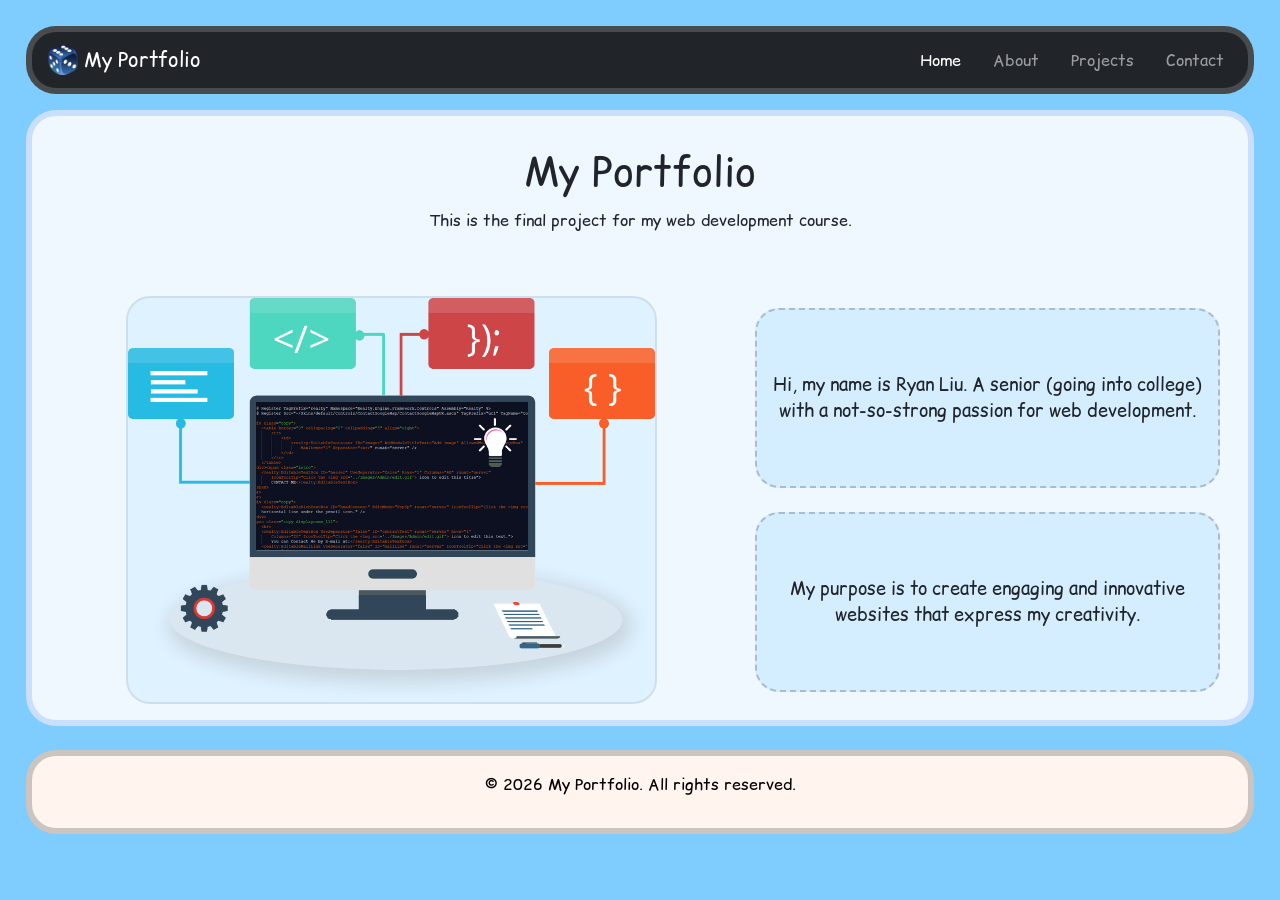
<file: index.html>
<!doctype html>
<html lang="en">

<head>
  <meta charset="utf-8">
  <meta name="viewport" content="width=device-width, initial-scale=1">
  <title>Bootstrap demo</title>
  <link href="https://cdn.jsdelivr.net/npm/bootstrap@5.3.8/dist/css/bootstrap.min.css" rel="stylesheet"
    integrity="sha384-sRIl4kxILFvY47J16cr9ZwB07vP4J8+LH7qKQnuqkuIAvNWLzeN8tE5YBujZqJLB" crossorigin="anonymous">
    <link rel="preconnect" href="https://fonts.googleapis.com">
<link rel="preconnect" href="https://fonts.gstatic.com" crossorigin>
<link href="https://fonts.googleapis.com/css2?family=Comic+Relief:wght@400;700&display=swap" rel="stylesheet">
  <link rel="stylesheet" href="css/style.css">
</head>

<body>
  <nav class="navbar navbar-expand-lg navbar-dark bg-dark px-3">
    <a class="navbar-brand" href="#">
      <img src="img/dicey.png" width="30" height="30" class="d-inline-block align-top" alt="">
    My Portfolio</a>
    <button class="navbar-toggler" type="button" data-bs-toggle="collapse" data-bs-target="#mainNav"
      aria-controls="mainNav" aria-expanded="false" aria-label="Toggle navigation">
      <span class="navbar-toggler-icon"></span>
    </button>
    <div class="collapse navbar-collapse justify-content-end" id="mainNav">
      <ul class="navbar-nav gap-lg-3">
        <li class="nav-item"><a class="nav-link active" href="#home">Home</a></li>
        <li class="nav-item"><a class="nav-link" href="#about">About</a></li>
        <li class="nav-item"><a class="nav-link" href="#projects">Projects</a></li>
        <li class="nav-item"><a class="nav-link" href="#contact">Contact</a></li>
      </ul>
    </div>
  </nav>

  <div class="container-fluid">
    <section class="placeholder-hero">
      <h1>My Portfolio</h1>
      <p>This is the final project for my web development course.</p>
    </section>

    <div class="row g-4 placeholder-grid ">
      <div class="col-lg-7">
        <div class="image-frame">
          <img src="img/webdev.png" alt="Project screenshot" class="rounded homepage-image">
        </div>
      </div>
      <div class="col-lg-5 d-flex flex-column gap-4 justify-content-center">
        <div class="placeholder-card">Hi, my name is Ryan Liu. A senior (going into college) with a not-so-strong passion for web development.</div>
        <div class="placeholder-card">My purpose is to create engaging and innovative websites that express my creativity.</div>
      </div>
    </div>
  </div>

  <footer class="site-footer">
    <p>&copy; 2026 My Portfolio. All rights reserved.</p>
  </footer>

  <script src="css/style.css"></script>
  <script src="https://cdn.jsdelivr.net/npm/bootstrap@5.3.8/dist/js/bootstrap.bundle.min.js"
    integrity="sha384-FKyoEForCGlyvwx9Hj09JcYn3nv7wiPVlz7YYwJrWVcXK/BmnVDxM+D2scQbITxI"
    crossorigin="anonymous"></script>
</body>

</html>
</file>
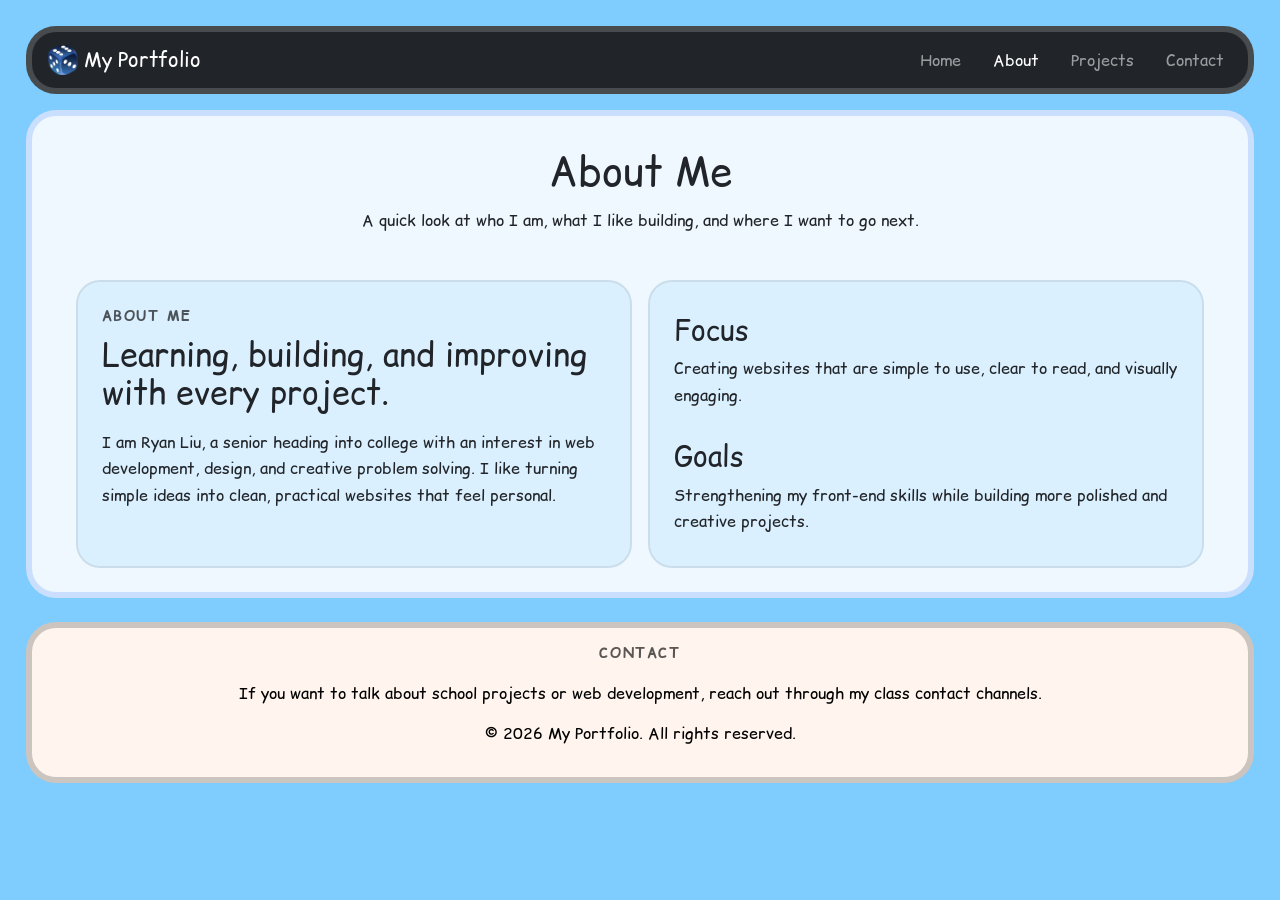
<file: about.html>
<!doctype html>
<html lang="en">

<head>
  <meta charset="utf-8">
  <meta name="viewport" content="width=device-width, initial-scale=1">
  <title>About | My Portfolio</title>
  <link href="https://cdn.jsdelivr.net/npm/bootstrap@5.3.8/dist/css/bootstrap.min.css" rel="stylesheet"
    crossorigin="anonymous">
  <link rel="preconnect" href="https://fonts.googleapis.com">
  <link rel="preconnect" href="https://fonts.gstatic.com" crossorigin>
  <link href="https://fonts.googleapis.com/css2?family=Comic+Relief:wght@400;700&display=swap" rel="stylesheet">
  <link rel="stylesheet" href="css/style.css">
</head>

<body>
  <nav class="navbar navbar-expand-lg navbar-dark bg-dark px-3">
    <a class="navbar-brand" href="index.html">
      <img src="img/dicey.png" width="30" height="30" class="d-inline-block align-top" alt="">
      My Portfolio
    </a>
    <button class="navbar-toggler" type="button" data-bs-toggle="collapse" data-bs-target="#mainNav"
      aria-controls="mainNav" aria-expanded="false" aria-label="Toggle navigation">
      <span class="navbar-toggler-icon"></span>
    </button>
    <div class="collapse navbar-collapse justify-content-end" id="mainNav">
      <ul class="navbar-nav gap-lg-3">
        <li class="nav-item"><a class="nav-link" href="index.html">Home</a></li>
        <li class="nav-item"><a class="nav-link active" href="about.html">About</a></li>
        <li class="nav-item"><a class="nav-link" href="projects.html">Projects</a></li>
        <li class="nav-item"><a class="nav-link" href="index.html#contact">Contact</a></li>
      </ul>
    </div>
  </nav>

  <div class="container-fluid">
    <section class="placeholder-hero">
      <h1>About Me</h1>
      <p>A quick look at who I am, what I like building, and where I want to go next.</p>
    </section>

    <section class="about-section">
      <div class="about-card">
        <p class="section-label">About Me</p>
        <h2>Learning, building, and improving with every project.</h2>
        <p>
          I am Ryan Liu, a senior heading into college with an interest in web development, design, and creative
          problem solving. I like turning simple ideas into clean, practical websites that feel personal.
        </p>
      </div>
      <div class="about-card about-highlights">
        <div>
          <h3>Focus</h3>
          <p>Creating websites that are simple to use, clear to read, and visually engaging.</p>
        </div>
        <div>
          <h3>Goals</h3>
          <p>Strengthening my front-end skills while building more polished and creative projects.</p>
        </div>
      </div>
    </section>
  </div>

  <footer class="site-footer">
    <p class="section-label">Contact</p>
    <p>If you want to talk about school projects or web development, reach out through my class contact channels.</p>
    <p>&copy; 2026 My Portfolio. All rights reserved.</p>
  </footer>

  <script src="js/script.js"></script>
  <script src="https://cdn.jsdelivr.net/npm/bootstrap@5.3.8/dist/js/bootstrap.bundle.min.js"
    crossorigin="anonymous"></script>
</body>

</html>
</file>
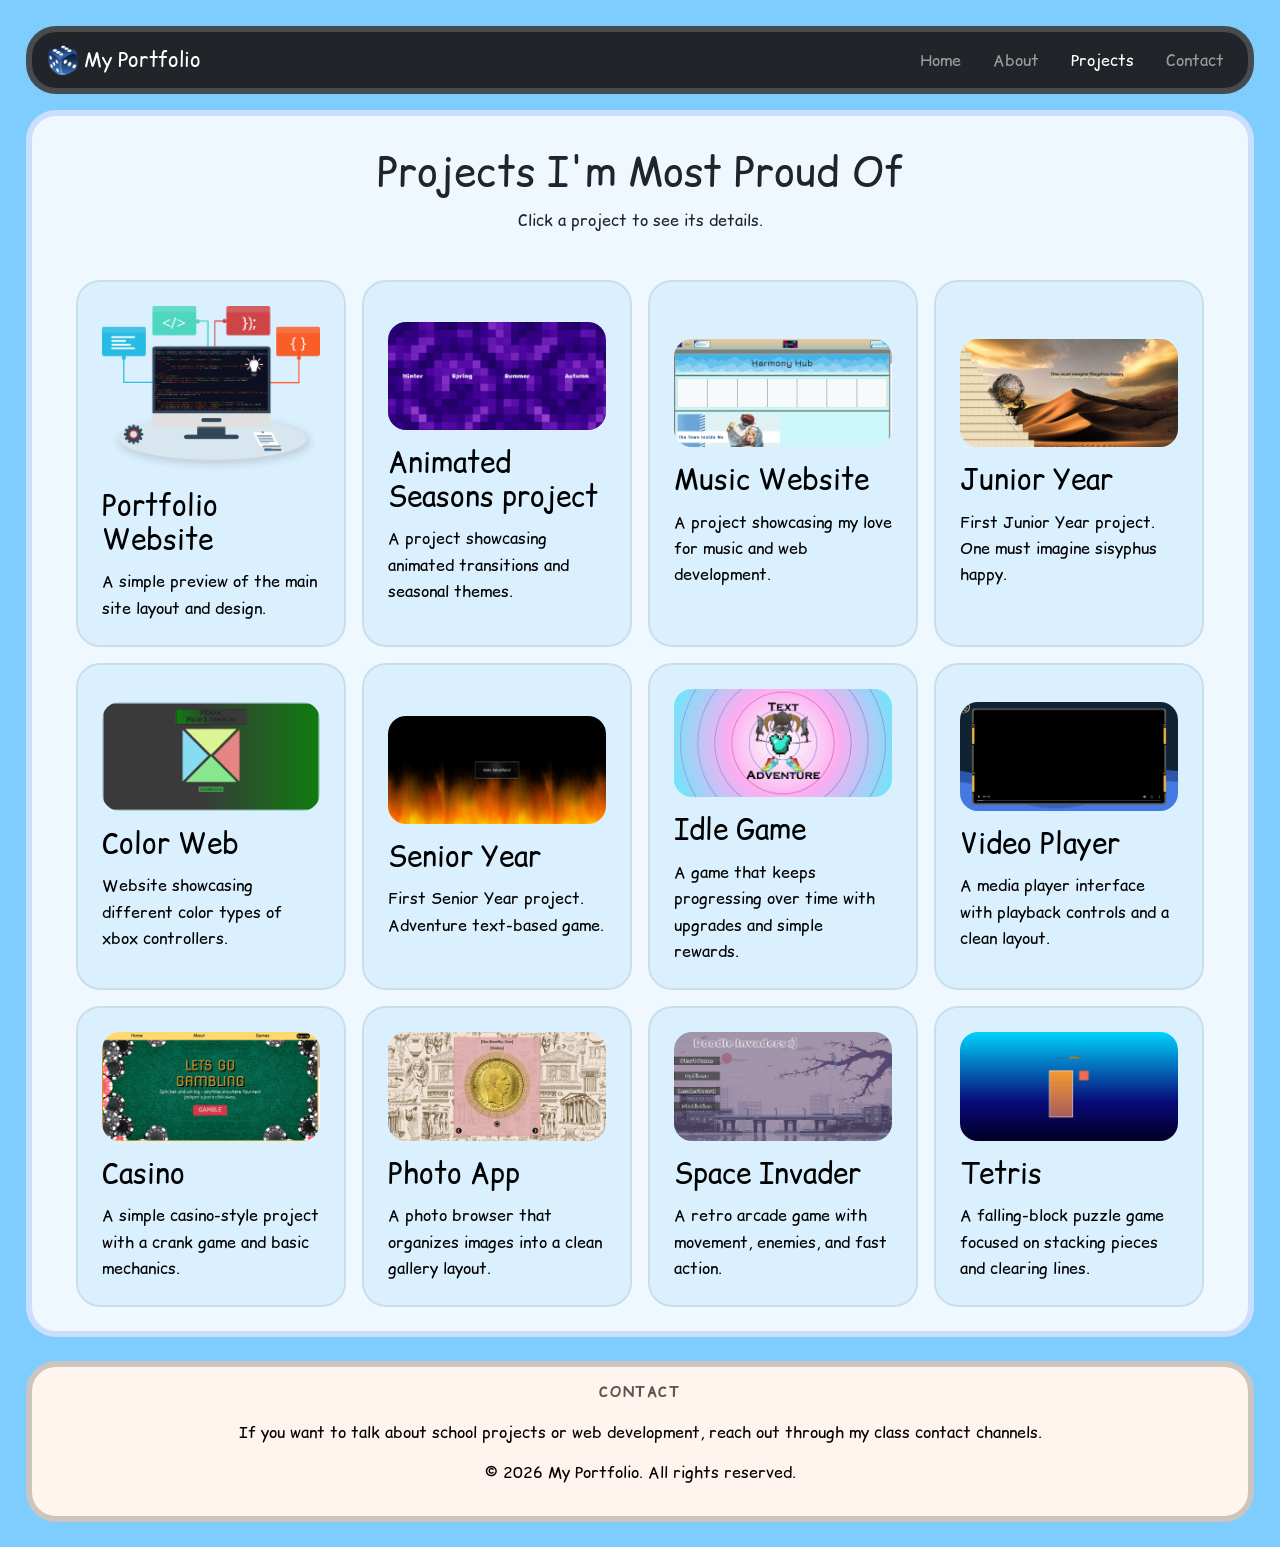
<file: projects.html>
<!doctype html>
<html lang="en">

<head>
  <meta charset="utf-8">
  <meta name="viewport" content="width=device-width, initial-scale=1">
  <title>Projects | My Portfolio</title>
  <link href="https://cdn.jsdelivr.net/npm/bootstrap@5.3.8/dist/css/bootstrap.min.css" rel="stylesheet"
    crossorigin="anonymous">
  <link rel="preconnect" href="https://fonts.googleapis.com">
  <link rel="preconnect" href="https://fonts.gstatic.com" crossorigin>
  <link href="https://fonts.googleapis.com/css2?family=Comic+Relief:wght@400;700&display=swap" rel="stylesheet">
  <link rel="stylesheet" href="css/style.css">
</head>

<body>
  <nav class="navbar navbar-expand-lg navbar-dark bg-dark px-3">
    <a class="navbar-brand" href="index.html">
      <img src="img/dicey.png" width="30" height="30" class="d-inline-block align-top" alt="">
      My Portfolio
    </a>
    <button class="navbar-toggler" type="button" data-bs-toggle="collapse" data-bs-target="#mainNav"
      aria-controls="mainNav" aria-expanded="false" aria-label="Toggle navigation">
      <span class="navbar-toggler-icon"></span>
    </button>
    <div class="collapse navbar-collapse justify-content-end" id="mainNav">
      <ul class="navbar-nav gap-lg-3">
        <li class="nav-item"><a class="nav-link" href="index.html">Home</a></li>
        <li class="nav-item"><a class="nav-link" href="index.html#about">About</a></li>
        <li class="nav-item"><a class="nav-link active" href="projects.html">Projects</a></li>
        <li class="nav-item"><a class="nav-link" href="index.html#contact">Contact</a></li>
      </ul>
    </div>
  </nav>

  <div class="container-fluid">
    <section class="placeholder-hero">
      <h1>Projects I'm Most Proud Of</h1>
      <p>Click a project to see its details.</p>
    </section>

    <section class="gallery-section">
      <div class="projects-grid">
        <button class="project-card project-card-button" type="button" data-bs-toggle="modal"
          data-bs-target="#projectModalOne">
          <img src="img/webdev.png" alt="Portfolio website screenshot" class="project-image">
          <h3>Portfolio Website</h3>
          <p>A simple preview of the main site layout and design.</p>
        </button>
        <button class="project-card project-card-button" type="button" data-bs-toggle="modal"
          data-bs-target="#projectModalTwo">
          <img src="img/seasons.png" alt="Portfolio website screenshot" class="project-image">
          <h3>Animated Seasons project</h3>
          <p>A project showcasing animated transitions and seasonal themes.</p>
        </button>
        <button class="project-card project-card-button" type="button" data-bs-toggle="modal"
          data-bs-target="#projectModalThree">
          <img src="img/music.png" alt="Music website screenshot" class="project-image">
          <h3>Music Website</h3>
          <p>A project showcasing my love for music and web development.</p>
        </button>
        <button class="project-card project-card-button" type="button" data-bs-toggle="modal"
          data-bs-target="#projectModalFour">
          <img src="img/sisyphus.png" alt="Interactive calculator screenshot" class="project-image">
          <h3>Junior Year</h3>
          <p>First Junior Year project. One must imagine sisyphus happy.</p>
        </button>
        <button class="project-card project-card-button" type="button" data-bs-toggle="modal"
          data-bs-target="#projectModalFive">
          <img src="img/xbox.png" alt="Interactive calculator screenshot" class="project-image">
          <h3>Color Web</h3>
          <p>Website showcasing different color types of xbox controllers.</p>
        </button>
        <button class="project-card project-card-button" type="button" data-bs-toggle="modal"
          data-bs-target="#projectModalSix">
          <img src="img/adventure.png" alt="Interactive calculator screenshot" class="project-image">
          <h3>Senior Year</h3>
          <p>First Senior Year project. Adventure text-based game.</p>
        </button>
        <button class="project-card project-card-button" type="button" data-bs-toggle="modal"
          data-bs-target="#projectModalSeven">
          <img src="img/idle.png" alt="Interactive calculator screenshot" class="project-image">
          <h3>Idle Game</h3>
          <p>A game that keeps progressing over time with upgrades and simple rewards.</p>
        </button>
        <button class="project-card project-card-button" type="button" data-bs-toggle="modal"
          data-bs-target="#projectModalEight">
          <img src="img/video.png" alt="Interactive calculator screenshot" class="project-image">
          <h3>Video Player</h3>
          <p>A media player interface with playback controls and a clean layout.</p>
        </button>
        <button class="project-card project-card-button" type="button" data-bs-toggle="modal"
          data-bs-target="#projectModalNine">
          <img src="img/casino.png" alt="Interactive calculator screenshot" class="project-image">
          <h3>Casino</h3>
          <p>A simple casino-style project with a crank game and basic mechanics.</p>
        </button>
        <button class="project-card project-card-button" type="button" data-bs-toggle="modal"
          data-bs-target="#projectModalTen">
          <img src="img/photo.png" alt="Interactive calculator screenshot" class="project-image">
          <h3>Photo App</h3>
          <p>A photo browser that organizes images into a clean gallery layout.</p>
        </button>
        <button class="project-card project-card-button" type="button" data-bs-toggle="modal"
          data-bs-target="#projectModalEleven">
          <img src="img/space.png" alt="Interactive calculator screenshot" class="project-image">
          <h3>Space Invader</h3>
          <p>A retro arcade game with movement, enemies, and fast action.</p>
        </button>
        <button class="project-card project-card-button" type="button" data-bs-toggle="modal"
          data-bs-target="#projectModalTwelve">
          <img src="img/tetris.png" alt="Interactive calculator screenshot" class="project-image">
          <h3>Tetris</h3>
          <p>A falling-block puzzle game focused on stacking pieces and clearing lines.</p>
        </button>
      </div>
    </section>
  </div>

  <footer class="site-footer">
    <p class="section-label">Contact</p>
    <p>If you want to talk about school projects or web development, reach out through my class contact channels.</p>
    <p>&copy; 2026 My Portfolio. All rights reserved.</p>
  </footer>

  <div class="modal fade" id="projectModalOne" tabindex="-1" aria-labelledby="projectModalOneLabel" aria-hidden="true">
    <div class="modal-dialog modal-dialog-centered modal-lg">
      <div class="modal-content project-modal">
        <div class="modal-header">
          <h2 class="modal-title fs-4" id="projectModalOneLabel">Portfolio Website</h2>
          <button type="button" class="btn-close" data-bs-dismiss="modal" aria-label="Close"></button>
        </div>
        <div class="modal-body">
          <img src="img/webdev.png" alt="Portfolio website screenshot" class="modal-project-image">
          <p>
            This is the main portfolio site and the one you are browsing right now. It brings together the home page,
            the project gallery, and the contact footer in one simple layout.
          </p>
          <p class="modal-meta"><strong>Live project or repository:</strong> <a
              href="https://craftedrnl.github.io/finalPortfolio/" target="_blank" rel="noopener noreferrer">GitHub
              Repository</a></p>
          <p class="modal-meta"><strong>Languages used:</strong> HTML, CSS, JavaScript, Bootstrap</p>
          <p class="modal-meta"><strong>Timeframe:</strong> 2025-2026 web development course</p>
        </div>
      </div>
    </div>
  </div>

  <div class="modal fade" id="projectModalTwo" tabindex="-1" aria-labelledby="projectModalTwoLabel" aria-hidden="true">
    <div class="modal-dialog modal-dialog-centered modal-lg">
      <div class="modal-content project-modal">
        <div class="modal-header">
          <h2 class="modal-title fs-4" id="projectModalTwoLabel">Responsive Layout Practice</h2>
          <button type="button" class="btn-close" data-bs-dismiss="modal" aria-label="Close"></button>
        </div>
        <div class="modal-body">
          <img src="img/seasons.png" alt="Portfolio website screenshot" class="modal-project-image">
          <p>
            This project is a practice piece focused on using Animista animations. It is separated into four secions
            that each represent a season. The layout is clean and simple, with a focus on the animated elements.
          </p>
          <p class="modal-meta"><strong>Live project or repository:</strong> <a
              href="https://craftedrnl.github.io/AnimatedSeasons/" target="_blank" rel="noopener noreferrer">GitHub
              Repository</a></p>
          <p class="modal-meta"><strong>Languages used:</strong> HTML, CSS</p>
          <p class="modal-meta"><strong>Timeframe:</strong> Jan 2, 2024 - Jan 18, 2024</p>
        </div>
      </div>
    </div>
  </div>

  <div class="modal fade" id="projectModalThree" tabindex="-1" aria-labelledby="projectModalThreeLabel"
    aria-hidden="true">
    <div class="modal-dialog modal-dialog-centered modal-lg">
      <div class="modal-content project-modal">
        <div class="modal-header">
          <h2 class="modal-title fs-4" id="projectModalThreeLabel">Music Website</h2>
          <button type="button" class="btn-close" data-bs-dismiss="modal" aria-label="Close"></button>
        </div>
        <div class="modal-body">
          <img src="img/music.png" alt="Portfolio website screenshot" class="modal-project-image">
          <p>
            This is a project that I am proud of given the timeframe and year it was created. I was kinda in a phase
            back then and into Guilty Gear. I really like the color scheme too.
          </p>
          <p class="modal-meta"><strong>Live project or repository:</strong> <a
              href="https://craftedrnl.github.io/MusicWebsite/" target="_blank" rel="noopener noreferrer">GitHub
              Repository</a></p>
          <p class="modal-meta"><strong>Languages used:</strong> HTML, CSS</p>
          <p class="modal-meta"><strong>Timeframe:</strong> Apr 29, 2024 - May 10, 2024</p>
        </div>
      </div>
    </div>
  </div>

  <div class="modal fade" id="projectModalFour" tabindex="-1" aria-labelledby="projectModalFourLabel"
    aria-hidden="true">
    <div class="modal-dialog modal-dialog-centered modal-lg">
      <div class="modal-content project-modal">
        <div class="modal-header">
          <h2 class="modal-title fs-4" id="projectModalFourLabel">Junior Year</h2>
          <button type="button" class="btn-close" data-bs-dismiss="modal" aria-label="Close"></button>
        </div>
        <div class="modal-body">
          <img src="img/sisyphus.png" alt="Interactive calculator screenshot" class="modal-project-image">
          <p>
            One must imagine sisyphus happy.
          </p>
          <p class="modal-meta"><strong>Live project or repository:</strong> <a
              href="https://craftedrnl.github.io/JuniorYear/" target="_blank" rel="noopener noreferrer">GitHub
              Repository</a></p>
          <p class="modal-meta"><strong>Languages used:</strong> HTML, CSS</p>
          <p class="modal-meta"><strong>Timeframe:</strong> Sep 9, 2024 - Sep 12, 2024</p>
        </div>
      </div>
    </div>
  </div>

  <div class="modal fade" id="projectModalFive" tabindex="-1" aria-labelledby="projectModalFiveLabel"
    aria-hidden="true">
    <div class="modal-dialog modal-dialog-centered modal-lg">
      <div class="modal-content project-modal">
        <div class="modal-header">
          <h2 class="modal-title fs-4" id="projectModalFiveLabel">Color Web</h2>
          <button type="button" class="btn-close" data-bs-dismiss="modal" aria-label="Close"></button>
        </div>
        <div class="modal-body">
          <img src="img/xbox.png" alt="Interactive calculator screenshot" class="modal-project-image">
          <p>
            Website showcasing different color types of xbox controllers.
          </p>
          <p class="modal-meta"><strong>Live project or repository:</strong> <a
              href="https://craftedrnl.github.io/ColorWeb/" target="_blank" rel="noopener noreferrer">GitHub
              Repository</a></p>
          <p class="modal-meta"><strong>Languages used:</strong> HTML, CSS, JS</p>
          <p class="modal-meta"><strong>Timeframe:</strong> Jan 6, 2025 - Jan 15, 2025</p>
        </div>
      </div>
    </div>
  </div>

  <div class="modal fade" id="projectModalSix" tabindex="-1" aria-labelledby="projectModalSixLabel" aria-hidden="true">
    <div class="modal-dialog modal-dialog-centered modal-lg">
      <div class="modal-content project-modal">
        <div class="modal-header">
          <h2 class="modal-title fs-4" id="projectModalSixLabel">Senior Year</h2>
          <button type="button" class="btn-close" data-bs-dismiss="modal" aria-label="Close"></button>
        </div>
        <div class="modal-body">
          <img src="img/adventure.png" alt="Interactive calculator screenshot" class="modal-project-image">
          <p>
            First senior year project. What was made was a text-based adventure game. It was a fun project to work on
            and I learned a lot about structuring code and creating interactive experiences.
          </p>
          <p class="modal-meta"><strong>Live project or repository:</strong> <a
              href="https://craftedrnl.github.io/FirstSeniorYear/" target="_blank" rel="noopener noreferrer">GitHub
              Repository</a></p>
          <p class="modal-meta"><strong>Languages used:</strong> HTML, CSS, JS</p>
          <p class="modal-meta"><strong>Timeframe:</strong> Sep 5, 2025 - Sep 8, 2025</p>
        </div>
      </div>
    </div>
  </div>

  <div class="modal fade" id="projectModalSeven" tabindex="-1" aria-labelledby="projectModalSevenLabel"
    aria-hidden="true">
    <div class="modal-dialog modal-dialog-centered modal-lg">
      <div class="modal-content project-modal">
        <div class="modal-header">
          <h2 class="modal-title fs-4" id="projectModalSevenLabel">Idle Game</h2>
          <button type="button" class="btn-close" data-bs-dismiss="modal" aria-label="Close"></button>
        </div>
        <div class="modal-body">
          <img src="img/idle.png" alt="Idle game screenshot" class="modal-project-image">
          <p>
            This is the hub to go to other games I've made. It's also the one where I made the idle game prototype.
          </p>
          <p class="modal-meta"><strong>Live project or repository:</strong> <a
              href="https://craftedrnl.github.io/IdleGame/" target="_blank" rel="noopener noreferrer">GitHub
              Repository</a></p>
          <p class="modal-meta"><strong>Languages used:</strong> HTML, CSS, JavaScript</p>
          <p class="modal-meta"><strong>Timeframe:</strong> Sep 11, 2025 - Sep 15, 2025</p>
        </div>
      </div>
    </div>
  </div>

  <div class="modal fade" id="projectModalEight" tabindex="-1" aria-labelledby="projectModalEightLabel"
    aria-hidden="true">
    <div class="modal-dialog modal-dialog-centered modal-lg">
      <div class="modal-content project-modal">
        <div class="modal-header">
          <h2 class="modal-title fs-4" id="projectModalEightLabel">Video Player</h2>
          <button type="button" class="btn-close" data-bs-dismiss="modal" aria-label="Close"></button>
        </div>
        <div class="modal-body">
          <img src="img/video.png" alt="Video player screenshot" class="modal-project-image">
          <p>
            This placeholder project is for a video player interface that includes controls, a display area, and a
            simple layout for watching media. It works well as a polished interface project.
          </p>
          <p class="modal-meta"><strong>Live project or repository:</strong> <a
              href="https://craftedrnl.github.io/VideoPlayer/" target="_blank" rel="noopener noreferrer">GitHub
              Repository</a></p>
          <p class="modal-meta"><strong>Languages used:</strong> HTML, CSS, JS</p>
          <p class="modal-meta"><strong>Timeframe:</strong> Oct 7, 2025 - Oct 22, 2025</p>
        </div>
      </div>
    </div>
  </div>

  <div class="modal fade" id="projectModalNine" tabindex="-1" aria-labelledby="projectModalNineLabel"
    aria-hidden="true">
    <div class="modal-dialog modal-dialog-centered modal-lg">
      <div class="modal-content project-modal">
        <div class="modal-header">
          <h2 class="modal-title fs-4" id="projectModalNineLabel">Casino</h2>
          <button type="button" class="btn-close" data-bs-dismiss="modal" aria-label="Close"></button>
        </div>
        <div class="modal-body">
          <img src="img/casino.png" alt="Casino screenshot" class="modal-project-image">
          <p>
            Basic casino website, pretty broken. Only has a crank game thing.
          </p>
          <p class="modal-meta"><strong>Live project or repository:</strong> <a
              href="https://craftedrnl.github.io/casino/" target="_blank" rel="noopener noreferrer">GitHub
              Repository</a></p>
          <p class="modal-meta"><strong>Languages used:</strong> HTML, CSS, JS</p>
          <p class="modal-meta"><strong>Timeframe:</strong>  Oct 28, 2025 - Jan 23, 2026</p>
        </div>
      </div>
    </div>
  </div>

  <div class="modal fade" id="projectModalTen" tabindex="-1" aria-labelledby="projectModalTenLabel"
    aria-hidden="true">
    <div class="modal-dialog modal-dialog-centered modal-lg">
      <div class="modal-content project-modal">
        <div class="modal-header">
          <h2 class="modal-title fs-4" id="projectModalTenLabel">Photo App</h2>
          <button type="button" class="btn-close" data-bs-dismiss="modal" aria-label="Close"></button>
        </div>
        <div class="modal-body">
          <img src="img/photo.png" alt="Photo app screenshot" class="modal-project-image">
          <p>
            A jQuery photo app carousel that cycles through a set of Greek Gods images and keeps the layout simple.
          </p>
          <p class="modal-meta"><strong>Live project or repository:</strong> <a
              href="https://craftedrnl.github.io/Liu-PhotoApp/" target="_blank" rel="noopener noreferrer">GitHub
              Repository</a></p>
          <p class="modal-meta"><strong>Languages used:</strong> HTML, CSS, JS</p>
          <p class="modal-meta"><strong>Timeframe:</strong>  Feb 12, 2026 - Mar 1, 2026</p>
        </div>
      </div>
    </div>
  </div>

  <div class="modal fade" id="projectModalEleven" tabindex="-1" aria-labelledby="projectModalElevenLabel" aria-hidden="true">
    <div class="modal-dialog modal-dialog-centered modal-lg">
      <div class="modal-content project-modal">
        <div class="modal-header">
          <h2 class="modal-title fs-4" id="projectModalElevenLabel">Space Invader</h2>
          <button type="button" class="btn-close" data-bs-dismiss="modal" aria-label="Close"></button>
        </div>
        <div class="modal-body">
          <img src="img/space.png" alt="Photo app screenshot" class="modal-project-image">
          <p>
            A retro arcade game with simple movement, enemies, and upgrade-style mechanics. It is deployed on Vercel and uses a doodle-inspired art style.
          </p>
          <p class="modal-meta"><strong>Live project or repository:</strong> <a
              href="https://space-invaders-vert-nine.vercel.app/" target="_blank" rel="noopener noreferrer">Vercel app</a></p>
          <p class="modal-meta"><strong>Languages used:</strong> HTML, CSS, JS</p>
          <p class="modal-meta"><strong>Timeframe:</strong>  May 8, 2026 - May 22, 2026</p>
        </div>
      </div>
    </div>
  </div>

  <div class="modal fade" id="projectModalEleven" tabindex="-1" aria-labelledby="projectModalElevenLabel"
    aria-hidden="true">
    <div class="modal-dialog modal-dialog-centered modal-lg">
      <div class="modal-content project-modal">
        <div class="modal-header">
          <h2 class="modal-title fs-4" id="projectModalElevenLabel">Tetris</h2>
          <button type="button" class="btn-close" data-bs-dismiss="modal" aria-label="Close"></button>
        </div>
        <div class="modal-body">
          <img src="img/tetris.png" alt="Tetris game screenshot" class="modal-project-image">
          <p>
            Tetris is a classic falling-block puzzle game where players stack pieces to clear lines. It is a good way to practice game state and controls.
          </p>
          <p class="modal-meta"><strong>Live project or repository:</strong> <a
              href="https://craftedrnl.github.io/TetrisDev_HTML_CSS_JS/" target="_blank" rel="noopener noreferrer">Github Link</a></p>
          <p class="modal-meta"><strong>Languages used:</strong> HTML, CSS, JS</p>
          <p class="modal-meta"><strong>Timeframe:</strong>  Jun 2, 2026</p>
        </div>
      </div>
    </div>
  </div>

  <div class="modal fade" id="projectModalTwelve" tabindex="-1" aria-labelledby="projectModalTwelveLabel" aria-hidden="true">
    <div class="modal-dialog modal-dialog-centered modal-lg">
      <div class="modal-content project-modal">
        <div class="modal-header">
          <h2 class="modal-title fs-4" id="projectModalTwelveLabel">Tetris</h2>
          <button type="button" class="btn-close" data-bs-dismiss="modal" aria-label="Close"></button>
        </div>
        <div class="modal-body">
          <img src="img/tetris.png" alt="Tetris game screenshot" class="modal-project-image">
          <p>
            Tetris is a classic falling-block puzzle game where players stack pieces to clear lines. It is a good way to practice game state and controls.
          </p>
          <p class="modal-meta"><strong>Live project or repository:</strong> <a
              href="https://craftedrnl.github.io/TetrisDev_HTML_CSS_JS/" target="_blank" rel="noopener noreferrer">Github Link</a></p>
          <p class="modal-meta"><strong>Languages used:</strong> HTML, CSS, JS</p>
          <p class="modal-meta"><strong>Timeframe:</strong> Jun 2, 2026</p>
        </div>
      </div>
    </div>
  </div>



  <script src="js/script.js"></script>
  <script src="https://cdn.jsdelivr.net/npm/bootstrap@5.3.8/dist/js/bootstrap.bundle.min.js"
    crossorigin="anonymous"></script>
</body>

</html>
</file>
<file: css/style.css>
* {
    box-sizing: border-box;
    font-family: "Comic Relief", system-ui;
    font-weight: 400;
    font-style: normal;
}

html {
    min-height: 100%;
    background-color: rgb(127, 204, 255);
}

body {
    min-height: 100vh;
    margin: 0;
    background-color: rgb(127, 204, 255);
    font-family: 'Century Gothic', sans-serif;
    position: relative;
    padding: 2%;
}

.navbar {
    margin-bottom: 1rem;
    position: sticky;
    top: 0;
    z-index: 1000;
    border: 6px solid rgba(224, 224, 224, 0.2);
    border-radius: 30px;
}

.container-fluid {
    display: flex;
    flex-direction: column;
    width: 100%;
    border-radius: 30px;
    background-color: aliceblue;
    border: 6px solid rgba(53, 122, 250, 0.2);
}

.placeholder-hero {
    padding: 2rem;
    border-radius: 30px;
    text-align: center;
}

.placeholder-hero h1 {
    margin-bottom: 0.75rem;
}

.about-section {
    display: grid;
    grid-template-columns: repeat(auto-fit, minmax(260px, 1fr));
    gap: 1rem;
    padding: 0 2rem 1.5rem;
}

.about-card {
    min-height: 100%;
    border-radius: 24px;
    background: rgba(127, 204, 255, 0.18);
    border: 2px solid rgba(0, 0, 0, 0.08);
    padding: 1.5rem;
    overflow: hidden;
    word-break: break-word;
}

.about-card h2,
.about-card h3,
.about-card p {
    margin-bottom: 0;
}

.about-card h2 {
    margin-top: 0.5rem;
    margin-bottom: 1rem;
}

.about-card h3 {
    margin-bottom: 0.5rem;
}

.about-card p {
    line-height: 1.65;
}

.about-card p + p {
    margin-top: 0.75rem;
}

.section-label {
    text-transform: uppercase;
    letter-spacing: 0.12em;
    font-size: 0.85rem;
    font-weight: 700;
    color: rgba(0, 0, 0, 0.65);
}

.about-highlights {
    display: grid;
    gap: 1rem;
}

.about-highlights > div {
    padding: 0.5rem 0;
}

.info-section {
    padding: 0 2rem 1.5rem;
}

.info-heading {
    margin-bottom: 1rem;
}

.info-heading h2 {
    margin-bottom: 0;
}

.info-card {
    border-radius: 24px;
    background: rgba(127, 204, 255, 0.18);
    border: 2px solid rgba(0, 0, 0, 0.08);
    padding: 1.5rem;
    overflow: hidden;
    word-break: break-word;
}

.info-card h3 {
    margin-bottom: 0.5rem;
}

.info-card p {
    margin-bottom: 0;
    line-height: 1.65;
}

.placeholder-grid {
    width: 100%;
    margin: 0;
}

.placeholder-grid > .col-lg-7 {
    display: flex;
    justify-content: center;
    align-items: center;
}

.placeholder-card {
    min-height: 180px;
    border-radius: 24px;
    background: rgba(127, 204, 255, 0.25);
    border: 2px dashed rgba(0, 0, 0, 0.2);
    display: flex;
    align-items: center;
    justify-content: center;
    text-align: center;
    font-size: 1.1rem;
    padding: 1rem;
}

.image-frame {
    width: 80%;
    overflow: hidden;
    border-radius: 24px;
    border: 2px solid rgba(0, 0, 0, 0.08);
    background: rgba(127, 204, 255, 0.15);
}

.homepage-image {
    width: 100%;
    height: auto;
    display: block;
}

.projects-grid {
    display: grid;
    grid-template-columns: repeat(auto-fit, minmax(240px, 1fr));
    gap: 1rem;
    padding: 0 2rem 1.5rem;
}

.project-card {
    width: 100%;
    text-align: left;
    border-radius: 24px;
    background: rgba(127, 204, 255, 0.18);
    border: 2px solid rgba(0, 0, 0, 0.08);
    padding: 1.5rem;
    overflow: hidden;
    word-break: break-word;
}

.project-card-button {
    cursor: pointer;
    appearance: none;
    -webkit-appearance: none;
    border: 2px solid rgba(0, 0, 0, 0.08);
}

.project-card-button:hover {
    transform: translateY(-2px);
}

.project-image {
    width: 100%;
    display: block;
    border-radius: 18px;
    margin-bottom: 1rem;
}

.project-thumb {
    height: 150px;
    border-radius: 18px;
    background: rgba(127, 204, 255, 0.35);
    border: 2px dashed rgba(0, 0, 0, 0.18);
    display: flex;
    align-items: center;
    justify-content: center;
    font-size: 2.2rem;
    margin-bottom: 1rem;
}

.project-modal .modal-header,
.project-modal .modal-body {
    background: aliceblue;
}

.modal-project-image,
.modal-placeholder-image {
    width: 100%;
    border-radius: 18px;
    margin-bottom: 1rem;
}

.modal-placeholder-image {
    min-height: 220px;
    background: rgba(127, 204, 255, 0.35);
    border: 2px dashed rgba(0, 0, 0, 0.18);
    display: flex;
    align-items: center;
    justify-content: center;
    font-size: 3rem;
}

.modal-meta {
    margin-bottom: 0.5rem;
}

.project-card h3 {
    margin-top: 0.5rem;
    margin-bottom: 0.75rem;
}

.project-card p {
    margin-bottom: 0;
    line-height: 1.65;
}

.site-footer {
    margin-top: 1.5rem;
    padding: 1rem;
    border-radius: 20px;
    background: seashell;
    color: #000000;
    text-align: center;
    border: 6px solid rgba(0, 0, 0, 0.2);
    border-radius: 30px;
}

.col-lg-7, .col-lg-5 {
    padding: 1rem;
    margin: 0;
}

@media (max-width: 768px) {
    body {
        padding: 0.75rem;
    }

    .container-fluid {
        padding: 1rem;
    }

    .image-frame {
        width: 100%;
    }
}
</file>
